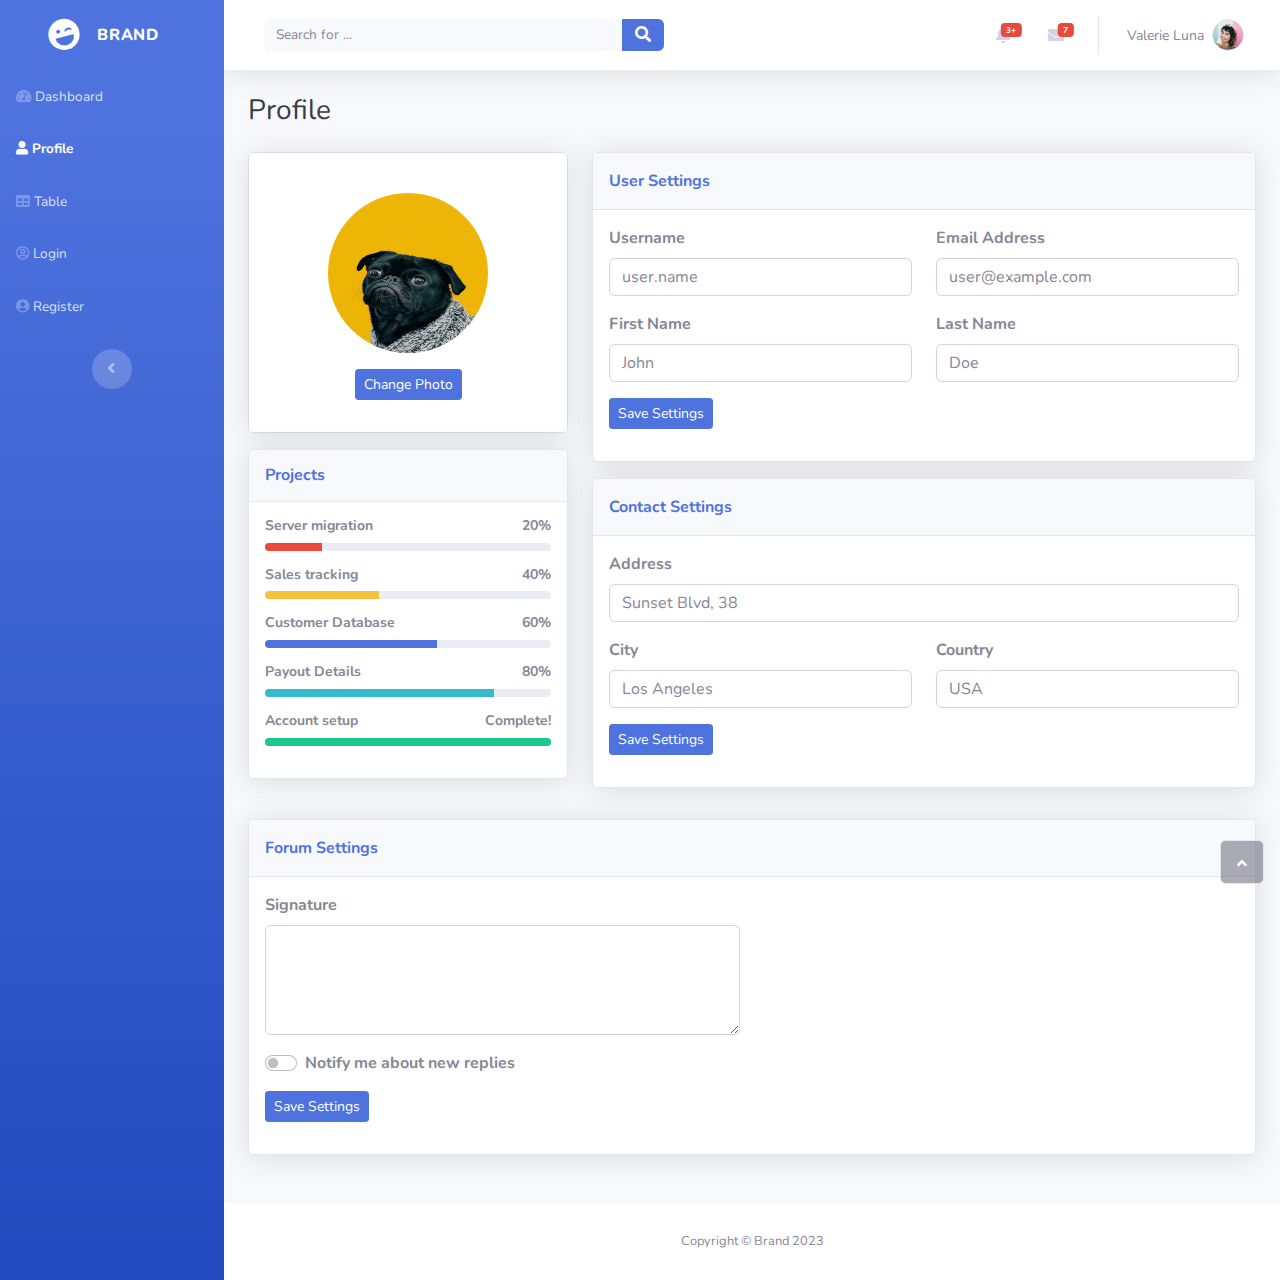
<file: src/main/resources/templates/profile.html>
<!DOCTYPE html>
<html>

<head>
    <meta charset="utf-8">
    <meta name="viewport" content="width=device-width, initial-scale=1.0, shrink-to-fit=no">
    <title>Profile - Brand</title>
    <link rel="stylesheet" href="../static/assets/bootstrap/css/bootstrap.min.css">
    <link rel="stylesheet" href="https://fonts.googleapis.com/css?family=Nunito:200,200i,300,300i,400,400i,600,600i,700,700i,800,800i,900,900i">
    <link rel="stylesheet" href="../static/assets/fonts/fontawesome-all.min.css">
    <link rel="stylesheet" href="../static/assets/fonts/font-awesome.min.css">
    <link rel="stylesheet" href="../static/assets/fonts/fontawesome5-overrides.min.css">
</head>

<body id="page-top">
    <div id="wrapper">
        <nav class="navbar navbar-dark align-items-start sidebar sidebar-dark accordion bg-gradient-primary p-0">
            <div class="container-fluid d-flex flex-column p-0"><a class="navbar-brand d-flex justify-content-center align-items-center sidebar-brand m-0" href="#">
                    <div class="sidebar-brand-icon rotate-n-15"><i class="fas fa-laugh-wink"></i></div>
                    <div class="sidebar-brand-text mx-3"><span>Brand</span></div>
                </a>
                <hr class="sidebar-divider my-0">
                <ul class="navbar-nav text-light" id="accordionSidebar">
                    <li class="nav-item"><a class="nav-link" href="index.html"><i class="fas fa-tachometer-alt"></i><span>Dashboard</span></a></li>
                    <li class="nav-item"><a class="nav-link active" href="profile.html"><i class="fas fa-user"></i><span>Profile</span></a></li>
                    <li class="nav-item"><a class="nav-link" href="table.html"><i class="fas fa-table"></i><span>Table</span></a></li>
                    <li class="nav-item"><a class="nav-link" href="login.html"><i class="far fa-user-circle"></i><span>Login</span></a></li>
                    <li class="nav-item"><a class="nav-link" href="register.html"><i class="fas fa-user-circle"></i><span>Register</span></a></li>
                </ul>
                <div class="text-center d-none d-md-inline"><button class="btn rounded-circle border-0" id="sidebarToggle" type="button"></button></div>
            </div>
        </nav>
        <div class="d-flex flex-column" id="content-wrapper">
            <div id="content">
                <nav class="navbar navbar-light navbar-expand bg-white shadow mb-4 topbar static-top">
                    <div class="container-fluid"><button class="btn btn-link d-md-none rounded-circle me-3" id="sidebarToggleTop" type="button"><i class="fas fa-bars"></i></button>
                        <form class="d-none d-sm-inline-block me-auto ms-md-3 my-2 my-md-0 mw-100 navbar-search">
                            <div class="input-group"><input class="bg-light form-control border-0 small" type="text" placeholder="Search for ..."><button class="btn btn-primary py-0" type="button"><i class="fas fa-search"></i></button></div>
                        </form>
                        <ul class="navbar-nav flex-nowrap ms-auto">
                            <li class="nav-item dropdown d-sm-none no-arrow"><a class="dropdown-toggle nav-link" aria-expanded="false" data-bs-toggle="dropdown" href="#"><i class="fas fa-search"></i></a>
                                <div class="dropdown-menu dropdown-menu-end p-3 animated--grow-in" aria-labelledby="searchDropdown">
                                    <form class="me-auto navbar-search w-100">
                                        <div class="input-group"><input class="bg-light form-control border-0 small" type="text" placeholder="Search for ...">
                                            <div class="input-group-append"><button class="btn btn-primary py-0" type="button"><i class="fas fa-search"></i></button></div>
                                        </div>
                                    </form>
                                </div>
                            </li>
                            <li class="nav-item dropdown no-arrow mx-1">
                                <div class="nav-item dropdown no-arrow"><a class="dropdown-toggle nav-link" aria-expanded="false" data-bs-toggle="dropdown" href="#"><span class="badge bg-danger badge-counter">3+</span><i class="fas fa-bell fa-fw"></i></a>
                                    <div class="dropdown-menu dropdown-menu-end dropdown-list animated--grow-in">
                                        <h6 class="dropdown-header">alerts center</h6><a class="dropdown-item d-flex align-items-center" href="#">
                                            <div class="me-3">
                                                <div class="bg-primary icon-circle"><i class="fas fa-file-alt text-white"></i></div>
                                            </div>
                                            <div><span class="small text-gray-500">December 12, 2019</span>
                                                <p>A new monthly report is ready to download!</p>
                                            </div>
                                        </a><a class="dropdown-item d-flex align-items-center" href="#">
                                            <div class="me-3">
                                                <div class="bg-success icon-circle"><i class="fas fa-donate text-white"></i></div>
                                            </div>
                                            <div><span class="small text-gray-500">December 7, 2019</span>
                                                <p>$290.29 has been deposited into your account!</p>
                                            </div>
                                        </a><a class="dropdown-item d-flex align-items-center" href="#">
                                            <div class="me-3">
                                                <div class="bg-warning icon-circle"><i class="fas fa-exclamation-triangle text-white"></i></div>
                                            </div>
                                            <div><span class="small text-gray-500">December 2, 2019</span>
                                                <p>Spending Alert: We've noticed unusually high spending for your account.</p>
                                            </div>
                                        </a><a class="dropdown-item text-center small text-gray-500" href="#">Show All Alerts</a>
                                    </div>
                                </div>
                            </li>
                            <li class="nav-item dropdown no-arrow mx-1">
                                <div class="nav-item dropdown no-arrow"><a class="dropdown-toggle nav-link" aria-expanded="false" data-bs-toggle="dropdown" href="#"><span class="badge bg-danger badge-counter">7</span><i class="fas fa-envelope fa-fw"></i></a>
                                    <div class="dropdown-menu dropdown-menu-end dropdown-list animated--grow-in">
                                        <h6 class="dropdown-header">alerts center</h6><a class="dropdown-item d-flex align-items-center" href="#">
                                            <div class="dropdown-list-image me-3"><img class="rounded-circle" src="../static/assets/img/avatars/avatar4.jpeg">
                                                <div class="bg-success status-indicator"></div>
                                            </div>
                                            <div class="fw-bold">
                                                <div class="text-truncate"><span>Hi there! I am wondering if you can help me with a problem I've been having.</span></div>
                                                <p class="small text-gray-500 mb-0">Emily Fowler - 58m</p>
                                            </div>
                                        </a><a class="dropdown-item d-flex align-items-center" href="#">
                                            <div class="dropdown-list-image me-3"><img class="rounded-circle" src="../static/assets/img/avatars/avatar2.jpeg">
                                                <div class="status-indicator"></div>
                                            </div>
                                            <div class="fw-bold">
                                                <div class="text-truncate"><span>I have the photos that you ordered last month!</span></div>
                                                <p class="small text-gray-500 mb-0">Jae Chun - 1d</p>
                                            </div>
                                        </a><a class="dropdown-item d-flex align-items-center" href="#">
                                            <div class="dropdown-list-image me-3"><img class="rounded-circle" src="../static/assets/img/avatars/avatar3.jpeg">
                                                <div class="bg-warning status-indicator"></div>
                                            </div>
                                            <div class="fw-bold">
                                                <div class="text-truncate"><span>Last month's report looks great, I am very happy with the progress so far, keep up the good work!</span></div>
                                                <p class="small text-gray-500 mb-0">Morgan Alvarez - 2d</p>
                                            </div>
                                        </a><a class="dropdown-item d-flex align-items-center" href="#">
                                            <div class="dropdown-list-image me-3"><img class="rounded-circle" src="../static/assets/img/avatars/avatar5.jpeg">
                                                <div class="bg-success status-indicator"></div>
                                            </div>
                                            <div class="fw-bold">
                                                <div class="text-truncate"><span>Am I a good boy? The reason I ask is because someone told me that people say this to all dogs, even if they aren't good...</span></div>
                                                <p class="small text-gray-500 mb-0">Chicken the Dog · 2w</p>
                                            </div>
                                        </a><a class="dropdown-item text-center small text-gray-500" href="#">Show All Alerts</a>
                                    </div>
                                </div>
                                <div class="shadow dropdown-list dropdown-menu dropdown-menu-end" aria-labelledby="alertsDropdown"></div>
                            </li>
                            <div class="d-none d-sm-block topbar-divider"></div>
                            <li class="nav-item dropdown no-arrow">
                                <div class="nav-item dropdown no-arrow"><a class="dropdown-toggle nav-link" aria-expanded="false" data-bs-toggle="dropdown" href="#"><span class="d-none d-lg-inline me-2 text-gray-600 small">Valerie Luna</span><img class="border rounded-circle img-profile" src="../static/assets/img/avatars/avatar1.jpeg"></a>
                                    <div class="dropdown-menu shadow dropdown-menu-end animated--grow-in"><a class="dropdown-item" href="#"><i class="fas fa-user fa-sm fa-fw me-2 text-gray-400"></i>&nbsp;Profile</a><a class="dropdown-item" href="#"><i class="fas fa-cogs fa-sm fa-fw me-2 text-gray-400"></i>&nbsp;Settings</a><a class="dropdown-item" href="#"><i class="fas fa-list fa-sm fa-fw me-2 text-gray-400"></i>&nbsp;Activity log</a>
                                        <div class="dropdown-divider"></div><a class="dropdown-item" href="#"><i class="fas fa-sign-out-alt fa-sm fa-fw me-2 text-gray-400"></i>&nbsp;Logout</a>
                                    </div>
                                </div>
                            </li>
                        </ul>
                    </div>
                </nav>
                <div class="container-fluid">
                    <h3 class="text-dark mb-4">Profile</h3>
                    <div class="row mb-3">
                        <div class="col-lg-4">
                            <div class="card mb-3">
                                <div class="card-body text-center shadow"><img class="rounded-circle mb-3 mt-4" src="../static/assets/img/dogs/image2.jpeg" width="160" height="160">
                                    <div class="mb-3"><button class="btn btn-primary btn-sm" type="button">Change Photo</button></div>
                                </div>
                            </div>
                            <div class="card shadow mb-4">
                                <div class="card-header py-3">
                                    <h6 class="text-primary fw-bold m-0">Projects</h6>
                                </div>
                                <div class="card-body">
                                    <h4 class="small fw-bold">Server migration<span class="float-end">20%</span></h4>
                                    <div class="progress progress-sm mb-3">
                                        <div class="progress-bar bg-danger" aria-valuenow="20" aria-valuemin="0" aria-valuemax="100" style="width: 20%;"><span class="visually-hidden">20%</span></div>
                                    </div>
                                    <h4 class="small fw-bold">Sales tracking<span class="float-end">40%</span></h4>
                                    <div class="progress progress-sm mb-3">
                                        <div class="progress-bar bg-warning" aria-valuenow="40" aria-valuemin="0" aria-valuemax="100" style="width: 40%;"><span class="visually-hidden">40%</span></div>
                                    </div>
                                    <h4 class="small fw-bold">Customer Database<span class="float-end">60%</span></h4>
                                    <div class="progress progress-sm mb-3">
                                        <div class="progress-bar bg-primary" aria-valuenow="60" aria-valuemin="0" aria-valuemax="100" style="width: 60%;"><span class="visually-hidden">60%</span></div>
                                    </div>
                                    <h4 class="small fw-bold">Payout Details<span class="float-end">80%</span></h4>
                                    <div class="progress progress-sm mb-3">
                                        <div class="progress-bar bg-info" aria-valuenow="80" aria-valuemin="0" aria-valuemax="100" style="width: 80%;"><span class="visually-hidden">80%</span></div>
                                    </div>
                                    <h4 class="small fw-bold">Account setup<span class="float-end">Complete!</span></h4>
                                    <div class="progress progress-sm mb-3">
                                        <div class="progress-bar bg-success" aria-valuenow="100" aria-valuemin="0" aria-valuemax="100" style="width: 100%;"><span class="visually-hidden">100%</span></div>
                                    </div>
                                </div>
                            </div>
                        </div>
                        <div class="col-lg-8">
                            <div class="row mb-3 d-none">
                                <div class="col">
                                    <div class="card textwhite bg-primary text-white shadow">
                                        <div class="card-body">
                                            <div class="row mb-2">
                                                <div class="col">
                                                    <p class="m-0">Peformance</p>
                                                    <p class="m-0"><strong>65.2%</strong></p>
                                                </div>
                                                <div class="col-auto"><i class="fas fa-rocket fa-2x"></i></div>
                                            </div>
                                            <p class="text-white-50 small m-0"><i class="fas fa-arrow-up"></i>&nbsp;5% since last month</p>
                                        </div>
                                    </div>
                                </div>
                                <div class="col">
                                    <div class="card textwhite bg-success text-white shadow">
                                        <div class="card-body">
                                            <div class="row mb-2">
                                                <div class="col">
                                                    <p class="m-0">Peformance</p>
                                                    <p class="m-0"><strong>65.2%</strong></p>
                                                </div>
                                                <div class="col-auto"><i class="fas fa-rocket fa-2x"></i></div>
                                            </div>
                                            <p class="text-white-50 small m-0"><i class="fas fa-arrow-up"></i>&nbsp;5% since last month</p>
                                        </div>
                                    </div>
                                </div>
                            </div>
                            <div class="row">
                                <div class="col">
                                    <div class="card shadow mb-3">
                                        <div class="card-header py-3">
                                            <p class="text-primary m-0 fw-bold">User Settings</p>
                                        </div>
                                        <div class="card-body">
                                            <form>
                                                <div class="row">
                                                    <div class="col">
                                                        <div class="mb-3"><label class="form-label" for="username"><strong>Username</strong></label><input class="form-control" type="text" id="username" placeholder="user.name" name="username"></div>
                                                    </div>
                                                    <div class="col">
                                                        <div class="mb-3"><label class="form-label" for="email"><strong>Email Address</strong></label><input class="form-control" type="email" id="email" placeholder="user@example.com" name="email"></div>
                                                    </div>
                                                </div>
                                                <div class="row">
                                                    <div class="col">
                                                        <div class="mb-3"><label class="form-label" for="first_name"><strong>First Name</strong></label><input class="form-control" type="text" id="first_name" placeholder="John" name="first_name"></div>
                                                    </div>
                                                    <div class="col">
                                                        <div class="mb-3"><label class="form-label" for="last_name"><strong>Last Name</strong></label><input class="form-control" type="text" id="last_name" placeholder="Doe" name="last_name"></div>
                                                    </div>
                                                </div>
                                                <div class="mb-3"><button class="btn btn-primary btn-sm" type="submit">Save Settings</button></div>
                                            </form>
                                        </div>
                                    </div>
                                    <div class="card shadow">
                                        <div class="card-header py-3">
                                            <p class="text-primary m-0 fw-bold">Contact Settings</p>
                                        </div>
                                        <div class="card-body">
                                            <form>
                                                <div class="mb-3"><label class="form-label" for="address"><strong>Address</strong></label><input class="form-control" type="text" id="address" placeholder="Sunset Blvd, 38" name="address"></div>
                                                <div class="row">
                                                    <div class="col">
                                                        <div class="mb-3"><label class="form-label" for="city"><strong>City</strong></label><input class="form-control" type="text" id="city" placeholder="Los Angeles" name="city"></div>
                                                    </div>
                                                    <div class="col">
                                                        <div class="mb-3"><label class="form-label" for="country"><strong>Country</strong></label><input class="form-control" type="text" id="country" placeholder="USA" name="country"></div>
                                                    </div>
                                                </div>
                                                <div class="mb-3"><button class="btn btn-primary btn-sm" type="submit">Save&nbsp;Settings</button></div>
                                            </form>
                                        </div>
                                    </div>
                                </div>
                            </div>
                        </div>
                    </div>
                    <div class="card shadow mb-5">
                        <div class="card-header py-3">
                            <p class="text-primary m-0 fw-bold">Forum Settings</p>
                        </div>
                        <div class="card-body">
                            <div class="row">
                                <div class="col-md-6">
                                    <form>
                                        <div class="mb-3"><label class="form-label" for="signature"><strong>Signature</strong><br></label><textarea class="form-control" id="signature" rows="4" name="signature"></textarea></div>
                                        <div class="mb-3">
                                            <div class="form-check form-switch"><input class="form-check-input" type="checkbox" id="formCheck-1"><label class="form-check-label" for="formCheck-1"><strong>Notify me about new replies</strong></label></div>
                                        </div>
                                        <div class="mb-3"><button class="btn btn-primary btn-sm" type="submit">Save Settings</button></div>
                                    </form>
                                </div>
                            </div>
                        </div>
                    </div>
                </div>
            </div>
            <footer class="bg-white sticky-footer">
                <div class="container my-auto">
                    <div class="text-center my-auto copyright"><span>Copyright © Brand 2023</span></div>
                </div>
            </footer>
        </div><a class="border rounded d-inline scroll-to-top" href="#page-top"><i class="fas fa-angle-up"></i></a>
    </div>
    <script src="../static/assets/bootstrap/js/bootstrap.min.js"></script>
    <script src="../static/assets/js/bs-init.js"></script>
    <script src="../static/assets/js/theme.js"></script>
</body>

</html>
</file>
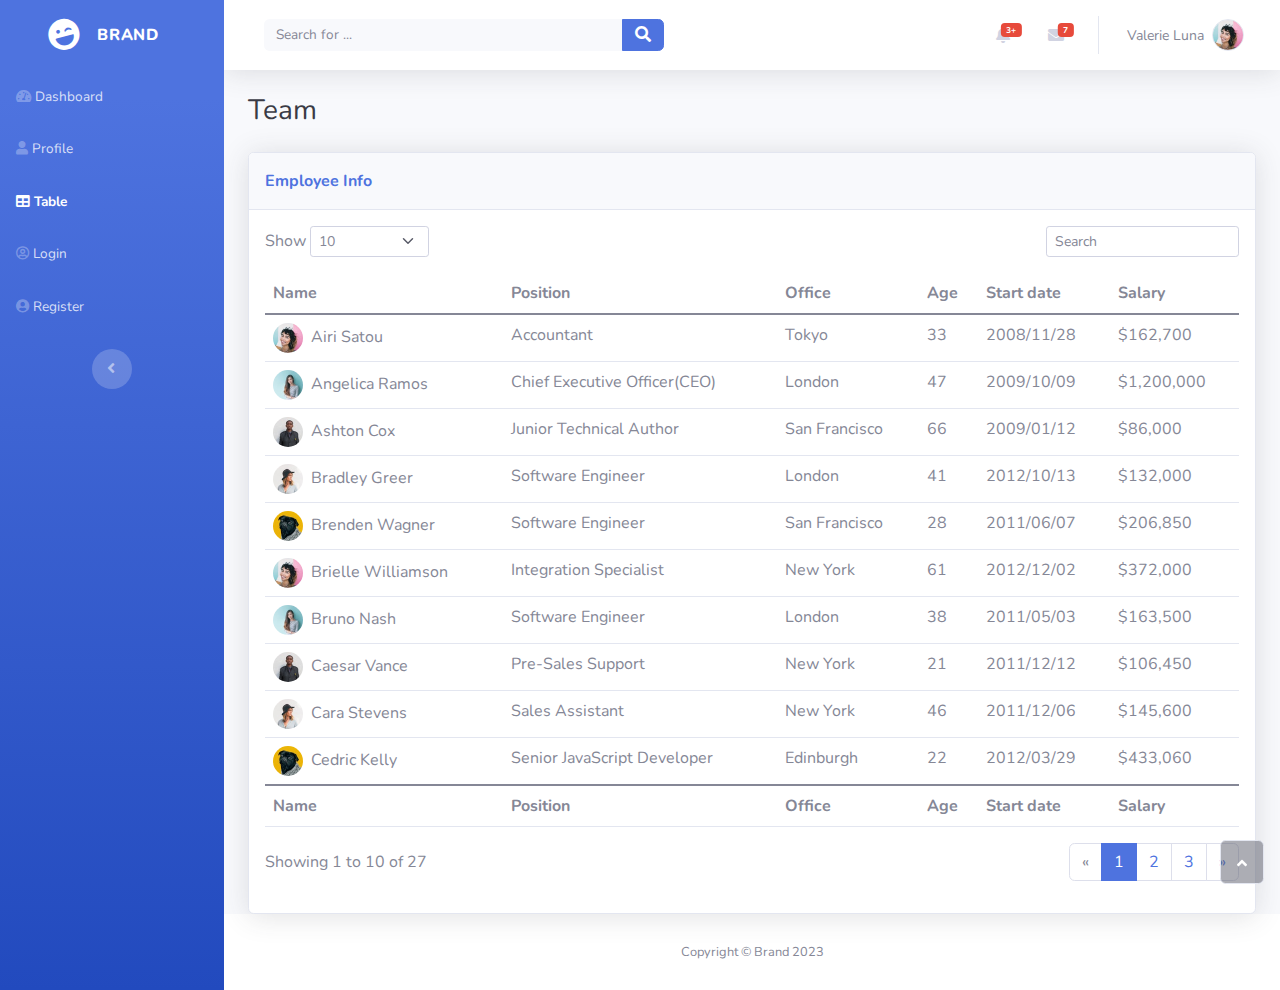
<file: src/main/resources/templates/table.html>
<!DOCTYPE html>
<html>

<head>
    <meta charset="utf-8">
    <meta name="viewport" content="width=device-width, initial-scale=1.0, shrink-to-fit=no">
    <title>Table - Brand</title>
    <link rel="stylesheet" href="../static/assets/bootstrap/css/bootstrap.min.css">
    <link rel="stylesheet" href="https://fonts.googleapis.com/css?family=Nunito:200,200i,300,300i,400,400i,600,600i,700,700i,800,800i,900,900i">
    <link rel="stylesheet" href="../static/assets/fonts/fontawesome-all.min.css">
    <link rel="stylesheet" href="../static/assets/fonts/font-awesome.min.css">
    <link rel="stylesheet" href="../static/assets/fonts/fontawesome5-overrides.min.css">
</head>

<body id="page-top">
    <div id="wrapper">
        <nav class="navbar navbar-dark align-items-start sidebar sidebar-dark accordion bg-gradient-primary p-0">
            <div class="container-fluid d-flex flex-column p-0"><a class="navbar-brand d-flex justify-content-center align-items-center sidebar-brand m-0" href="#">
                    <div class="sidebar-brand-icon rotate-n-15"><i class="fas fa-laugh-wink"></i></div>
                    <div class="sidebar-brand-text mx-3"><span>Brand</span></div>
                </a>
                <hr class="sidebar-divider my-0">
                <ul class="navbar-nav text-light" id="accordionSidebar">
                    <li class="nav-item"><a class="nav-link" href="index.html"><i class="fas fa-tachometer-alt"></i><span>Dashboard</span></a></li>
                    <li class="nav-item"><a class="nav-link" href="profile.html"><i class="fas fa-user"></i><span>Profile</span></a></li>
                    <li class="nav-item"><a class="nav-link active" href="table.html"><i class="fas fa-table"></i><span>Table</span></a></li>
                    <li class="nav-item"><a class="nav-link" href="login.html"><i class="far fa-user-circle"></i><span>Login</span></a></li>
                    <li class="nav-item"><a class="nav-link" href="register.html"><i class="fas fa-user-circle"></i><span>Register</span></a></li>
                </ul>
                <div class="text-center d-none d-md-inline"><button class="btn rounded-circle border-0" id="sidebarToggle" type="button"></button></div>
            </div>
        </nav>
        <div class="d-flex flex-column" id="content-wrapper">
            <div id="content">
                <nav class="navbar navbar-light navbar-expand bg-white shadow mb-4 topbar static-top">
                    <div class="container-fluid"><button class="btn btn-link d-md-none rounded-circle me-3" id="sidebarToggleTop" type="button"><i class="fas fa-bars"></i></button>
                        <form class="d-none d-sm-inline-block me-auto ms-md-3 my-2 my-md-0 mw-100 navbar-search">
                            <div class="input-group"><input class="bg-light form-control border-0 small" type="text" placeholder="Search for ..."><button class="btn btn-primary py-0" type="button"><i class="fas fa-search"></i></button></div>
                        </form>
                        <ul class="navbar-nav flex-nowrap ms-auto">
                            <li class="nav-item dropdown d-sm-none no-arrow"><a class="dropdown-toggle nav-link" aria-expanded="false" data-bs-toggle="dropdown" href="#"><i class="fas fa-search"></i></a>
                                <div class="dropdown-menu dropdown-menu-end p-3 animated--grow-in" aria-labelledby="searchDropdown">
                                    <form class="me-auto navbar-search w-100">
                                        <div class="input-group"><input class="bg-light form-control border-0 small" type="text" placeholder="Search for ...">
                                            <div class="input-group-append"><button class="btn btn-primary py-0" type="button"><i class="fas fa-search"></i></button></div>
                                        </div>
                                    </form>
                                </div>
                            </li>
                            <li class="nav-item dropdown no-arrow mx-1">
                                <div class="nav-item dropdown no-arrow"><a class="dropdown-toggle nav-link" aria-expanded="false" data-bs-toggle="dropdown" href="#"><span class="badge bg-danger badge-counter">3+</span><i class="fas fa-bell fa-fw"></i></a>
                                    <div class="dropdown-menu dropdown-menu-end dropdown-list animated--grow-in">
                                        <h6 class="dropdown-header">alerts center</h6><a class="dropdown-item d-flex align-items-center" href="#">
                                            <div class="me-3">
                                                <div class="bg-primary icon-circle"><i class="fas fa-file-alt text-white"></i></div>
                                            </div>
                                            <div><span class="small text-gray-500">December 12, 2019</span>
                                                <p>A new monthly report is ready to download!</p>
                                            </div>
                                        </a><a class="dropdown-item d-flex align-items-center" href="#">
                                            <div class="me-3">
                                                <div class="bg-success icon-circle"><i class="fas fa-donate text-white"></i></div>
                                            </div>
                                            <div><span class="small text-gray-500">December 7, 2019</span>
                                                <p>$290.29 has been deposited into your account!</p>
                                            </div>
                                        </a><a class="dropdown-item d-flex align-items-center" href="#">
                                            <div class="me-3">
                                                <div class="bg-warning icon-circle"><i class="fas fa-exclamation-triangle text-white"></i></div>
                                            </div>
                                            <div><span class="small text-gray-500">December 2, 2019</span>
                                                <p>Spending Alert: We've noticed unusually high spending for your account.</p>
                                            </div>
                                        </a><a class="dropdown-item text-center small text-gray-500" href="#">Show All Alerts</a>
                                    </div>
                                </div>
                            </li>
                            <li class="nav-item dropdown no-arrow mx-1">
                                <div class="nav-item dropdown no-arrow"><a class="dropdown-toggle nav-link" aria-expanded="false" data-bs-toggle="dropdown" href="#"><span class="badge bg-danger badge-counter">7</span><i class="fas fa-envelope fa-fw"></i></a>
                                    <div class="dropdown-menu dropdown-menu-end dropdown-list animated--grow-in">
                                        <h6 class="dropdown-header">alerts center</h6><a class="dropdown-item d-flex align-items-center" href="#">
                                            <div class="dropdown-list-image me-3"><img class="rounded-circle" src="../static/assets/img/avatars/avatar4.jpeg">
                                                <div class="bg-success status-indicator"></div>
                                            </div>
                                            <div class="fw-bold">
                                                <div class="text-truncate"><span>Hi there! I am wondering if you can help me with a problem I've been having.</span></div>
                                                <p class="small text-gray-500 mb-0">Emily Fowler - 58m</p>
                                            </div>
                                        </a><a class="dropdown-item d-flex align-items-center" href="#">
                                            <div class="dropdown-list-image me-3"><img class="rounded-circle" src="../static/assets/img/avatars/avatar2.jpeg">
                                                <div class="status-indicator"></div>
                                            </div>
                                            <div class="fw-bold">
                                                <div class="text-truncate"><span>I have the photos that you ordered last month!</span></div>
                                                <p class="small text-gray-500 mb-0">Jae Chun - 1d</p>
                                            </div>
                                        </a><a class="dropdown-item d-flex align-items-center" href="#">
                                            <div class="dropdown-list-image me-3"><img class="rounded-circle" src="../static/assets/img/avatars/avatar3.jpeg">
                                                <div class="bg-warning status-indicator"></div>
                                            </div>
                                            <div class="fw-bold">
                                                <div class="text-truncate"><span>Last month's report looks great, I am very happy with the progress so far, keep up the good work!</span></div>
                                                <p class="small text-gray-500 mb-0">Morgan Alvarez - 2d</p>
                                            </div>
                                        </a><a class="dropdown-item d-flex align-items-center" href="#">
                                            <div class="dropdown-list-image me-3"><img class="rounded-circle" src="../static/assets/img/avatars/avatar5.jpeg">
                                                <div class="bg-success status-indicator"></div>
                                            </div>
                                            <div class="fw-bold">
                                                <div class="text-truncate"><span>Am I a good boy? The reason I ask is because someone told me that people say this to all dogs, even if they aren't good...</span></div>
                                                <p class="small text-gray-500 mb-0">Chicken the Dog · 2w</p>
                                            </div>
                                        </a><a class="dropdown-item text-center small text-gray-500" href="#">Show All Alerts</a>
                                    </div>
                                </div>
                                <div class="shadow dropdown-list dropdown-menu dropdown-menu-end" aria-labelledby="alertsDropdown"></div>
                            </li>
                            <div class="d-none d-sm-block topbar-divider"></div>
                            <li class="nav-item dropdown no-arrow">
                                <div class="nav-item dropdown no-arrow"><a class="dropdown-toggle nav-link" aria-expanded="false" data-bs-toggle="dropdown" href="#"><span class="d-none d-lg-inline me-2 text-gray-600 small">Valerie Luna</span><img class="border rounded-circle img-profile" src="../static/assets/img/avatars/avatar1.jpeg"></a>
                                    <div class="dropdown-menu shadow dropdown-menu-end animated--grow-in"><a class="dropdown-item" href="#"><i class="fas fa-user fa-sm fa-fw me-2 text-gray-400"></i>&nbsp;Profile</a><a class="dropdown-item" href="#"><i class="fas fa-cogs fa-sm fa-fw me-2 text-gray-400"></i>&nbsp;Settings</a><a class="dropdown-item" href="#"><i class="fas fa-list fa-sm fa-fw me-2 text-gray-400"></i>&nbsp;Activity log</a>
                                        <div class="dropdown-divider"></div><a class="dropdown-item" href="#"><i class="fas fa-sign-out-alt fa-sm fa-fw me-2 text-gray-400"></i>&nbsp;Logout</a>
                                    </div>
                                </div>
                            </li>
                        </ul>
                    </div>
                </nav>
                <div class="container-fluid">
                    <h3 class="text-dark mb-4">Team</h3>
                    <div class="card shadow">
                        <div class="card-header py-3">
                            <p class="text-primary m-0 fw-bold">Employee Info</p>
                        </div>
                        <div class="card-body">
                            <div class="row">
                                <div class="col-md-6 text-nowrap">
                                    <div id="dataTable_length" class="dataTables_length" aria-controls="dataTable"><label class="form-label">Show&nbsp;<select class="d-inline-block form-select form-select-sm">
                                                <option value="10" selected="">10</option>
                                                <option value="25">25</option>
                                                <option value="50">50</option>
                                                <option value="100">100</option>
                                            </select>&nbsp;</label></div>
                                </div>
                                <div class="col-md-6">
                                    <div class="text-md-end dataTables_filter" id="dataTable_filter"><label class="form-label"><input type="search" class="form-control form-control-sm" aria-controls="dataTable" placeholder="Search"></label></div>
                                </div>
                            </div>
                            <div class="table-responsive table mt-2" id="dataTable" role="grid" aria-describedby="dataTable_info">
                                <table class="table my-0" id="dataTable">
                                    <thead>
                                        <tr>
                                            <th>Name</th>
                                            <th>Position</th>
                                            <th>Office</th>
                                            <th>Age</th>
                                            <th>Start date</th>
                                            <th>Salary</th>
                                        </tr>
                                    </thead>
                                    <tbody>
                                        <tr>
                                            <td><img class="rounded-circle me-2" width="30" height="30" src="../static/assets/img/avatars/avatar1.jpeg">Airi Satou</td>
                                            <td>Accountant</td>
                                            <td>Tokyo</td>
                                            <td>33</td>
                                            <td>2008/11/28</td>
                                            <td>$162,700</td>
                                        </tr>
                                        <tr>
                                            <td><img class="rounded-circle me-2" width="30" height="30" src="../static/assets/img/avatars/avatar2.jpeg">Angelica Ramos</td>
                                            <td>Chief Executive Officer(CEO)</td>
                                            <td>London</td>
                                            <td>47</td>
                                            <td>2009/10/09<br></td>
                                            <td>$1,200,000</td>
                                        </tr>
                                        <tr>
                                            <td><img class="rounded-circle me-2" width="30" height="30" src="../static/assets/img/avatars/avatar3.jpeg">Ashton Cox</td>
                                            <td>Junior Technical Author</td>
                                            <td>San Francisco</td>
                                            <td>66</td>
                                            <td>2009/01/12<br></td>
                                            <td>$86,000</td>
                                        </tr>
                                        <tr>
                                            <td><img class="rounded-circle me-2" width="30" height="30" src="../static/assets/img/avatars/avatar4.jpeg">Bradley Greer</td>
                                            <td>Software Engineer</td>
                                            <td>London</td>
                                            <td>41</td>
                                            <td>2012/10/13<br></td>
                                            <td>$132,000</td>
                                        </tr>
                                        <tr>
                                            <td><img class="rounded-circle me-2" width="30" height="30" src="../static/assets/img/avatars/avatar5.jpeg">Brenden Wagner</td>
                                            <td>Software Engineer</td>
                                            <td>San Francisco</td>
                                            <td>28</td>
                                            <td>2011/06/07<br></td>
                                            <td>$206,850</td>
                                        </tr>
                                        <tr>
                                            <td><img class="rounded-circle me-2" width="30" height="30" src="../static/assets/img/avatars/avatar1.jpeg">Brielle Williamson</td>
                                            <td>Integration Specialist</td>
                                            <td>New York</td>
                                            <td>61</td>
                                            <td>2012/12/02<br></td>
                                            <td>$372,000</td>
                                        </tr>
                                        <tr>
                                            <td><img class="rounded-circle me-2" width="30" height="30" src="../static/assets/img/avatars/avatar2.jpeg">Bruno Nash<br></td>
                                            <td>Software Engineer</td>
                                            <td>London</td>
                                            <td>38</td>
                                            <td>2011/05/03<br></td>
                                            <td>$163,500</td>
                                        </tr>
                                        <tr>
                                            <td><img class="rounded-circle me-2" width="30" height="30" src="../static/assets/img/avatars/avatar3.jpeg">Caesar Vance</td>
                                            <td>Pre-Sales Support</td>
                                            <td>New York</td>
                                            <td>21</td>
                                            <td>2011/12/12<br></td>
                                            <td>$106,450</td>
                                        </tr>
                                        <tr>
                                            <td><img class="rounded-circle me-2" width="30" height="30" src="../static/assets/img/avatars/avatar4.jpeg">Cara Stevens</td>
                                            <td>Sales Assistant</td>
                                            <td>New York</td>
                                            <td>46</td>
                                            <td>2011/12/06<br></td>
                                            <td>$145,600</td>
                                        </tr>
                                        <tr>
                                            <td><img class="rounded-circle me-2" width="30" height="30" src="../static/assets/img/avatars/avatar5.jpeg">Cedric Kelly</td>
                                            <td>Senior JavaScript Developer</td>
                                            <td>Edinburgh</td>
                                            <td>22</td>
                                            <td>2012/03/29<br></td>
                                            <td>$433,060</td>
                                        </tr>
                                    </tbody>
                                    <tfoot>
                                        <tr>
                                            <td><strong>Name</strong></td>
                                            <td><strong>Position</strong></td>
                                            <td><strong>Office</strong></td>
                                            <td><strong>Age</strong></td>
                                            <td><strong>Start date</strong></td>
                                            <td><strong>Salary</strong></td>
                                        </tr>
                                    </tfoot>
                                </table>
                            </div>
                            <div class="row">
                                <div class="col-md-6 align-self-center">
                                    <p id="dataTable_info" class="dataTables_info" role="status" aria-live="polite">Showing 1 to 10 of 27</p>
                                </div>
                                <div class="col-md-6">
                                    <nav class="d-lg-flex justify-content-lg-end dataTables_paginate paging_simple_numbers">
                                        <ul class="pagination">
                                            <li class="page-item disabled"><a class="page-link" href="#" aria-label="Previous"><span aria-hidden="true">«</span></a></li>
                                            <li class="page-item active"><a class="page-link" href="#">1</a></li>
                                            <li class="page-item"><a class="page-link" href="#">2</a></li>
                                            <li class="page-item"><a class="page-link" href="#">3</a></li>
                                            <li class="page-item"><a class="page-link" href="#" aria-label="Next"><span aria-hidden="true">»</span></a></li>
                                        </ul>
                                    </nav>
                                </div>
                            </div>
                        </div>
                    </div>
                </div>
            </div>
            <footer class="bg-white sticky-footer">
                <div class="container my-auto">
                    <div class="text-center my-auto copyright"><span>Copyright © Brand 2023</span></div>
                </div>
            </footer>
        </div><a class="border rounded d-inline scroll-to-top" href="#page-top"><i class="fas fa-angle-up"></i></a>
    </div>
    <script src="../static/assets/bootstrap/js/bootstrap.min.js"></script>
    <script src="../static/assets/js/bs-init.js"></script>
    <script src="../static/assets/js/theme.js"></script>
</body>

</html>
</file>
<file: src/main/resources/static/assets/fonts/fontawesome5-overrides.min.css>
.fab.fa-bitcoin:before{content:"\f379"}.far.fa-calendar:before,.fas.fa-calendar:before{content:"\f133"}.far.fa-clipboard:before,.fas.fa-clipboard:before{content:"\f328"}.fab.fa-facebook-f:before{content:"\f39e"}.fab.fa-google-plus:before{content:"\f2b3"}.fas.fa-hotel:before{content:"\f594"}.fab.fa-linkedin:before{content:"\f08c"}.fas.fa-reply:before{content:"\f3e5"}.fas.fa-thermometer:before{content:"\f491"}.fab.fa-vimeo:before{content:"\f40a"}.far.fa-window-close:before,.fas.fa-window-close:before{content:"\f410"}.fab.fa-youtube-square:before{content:"\f431"}
</file>
